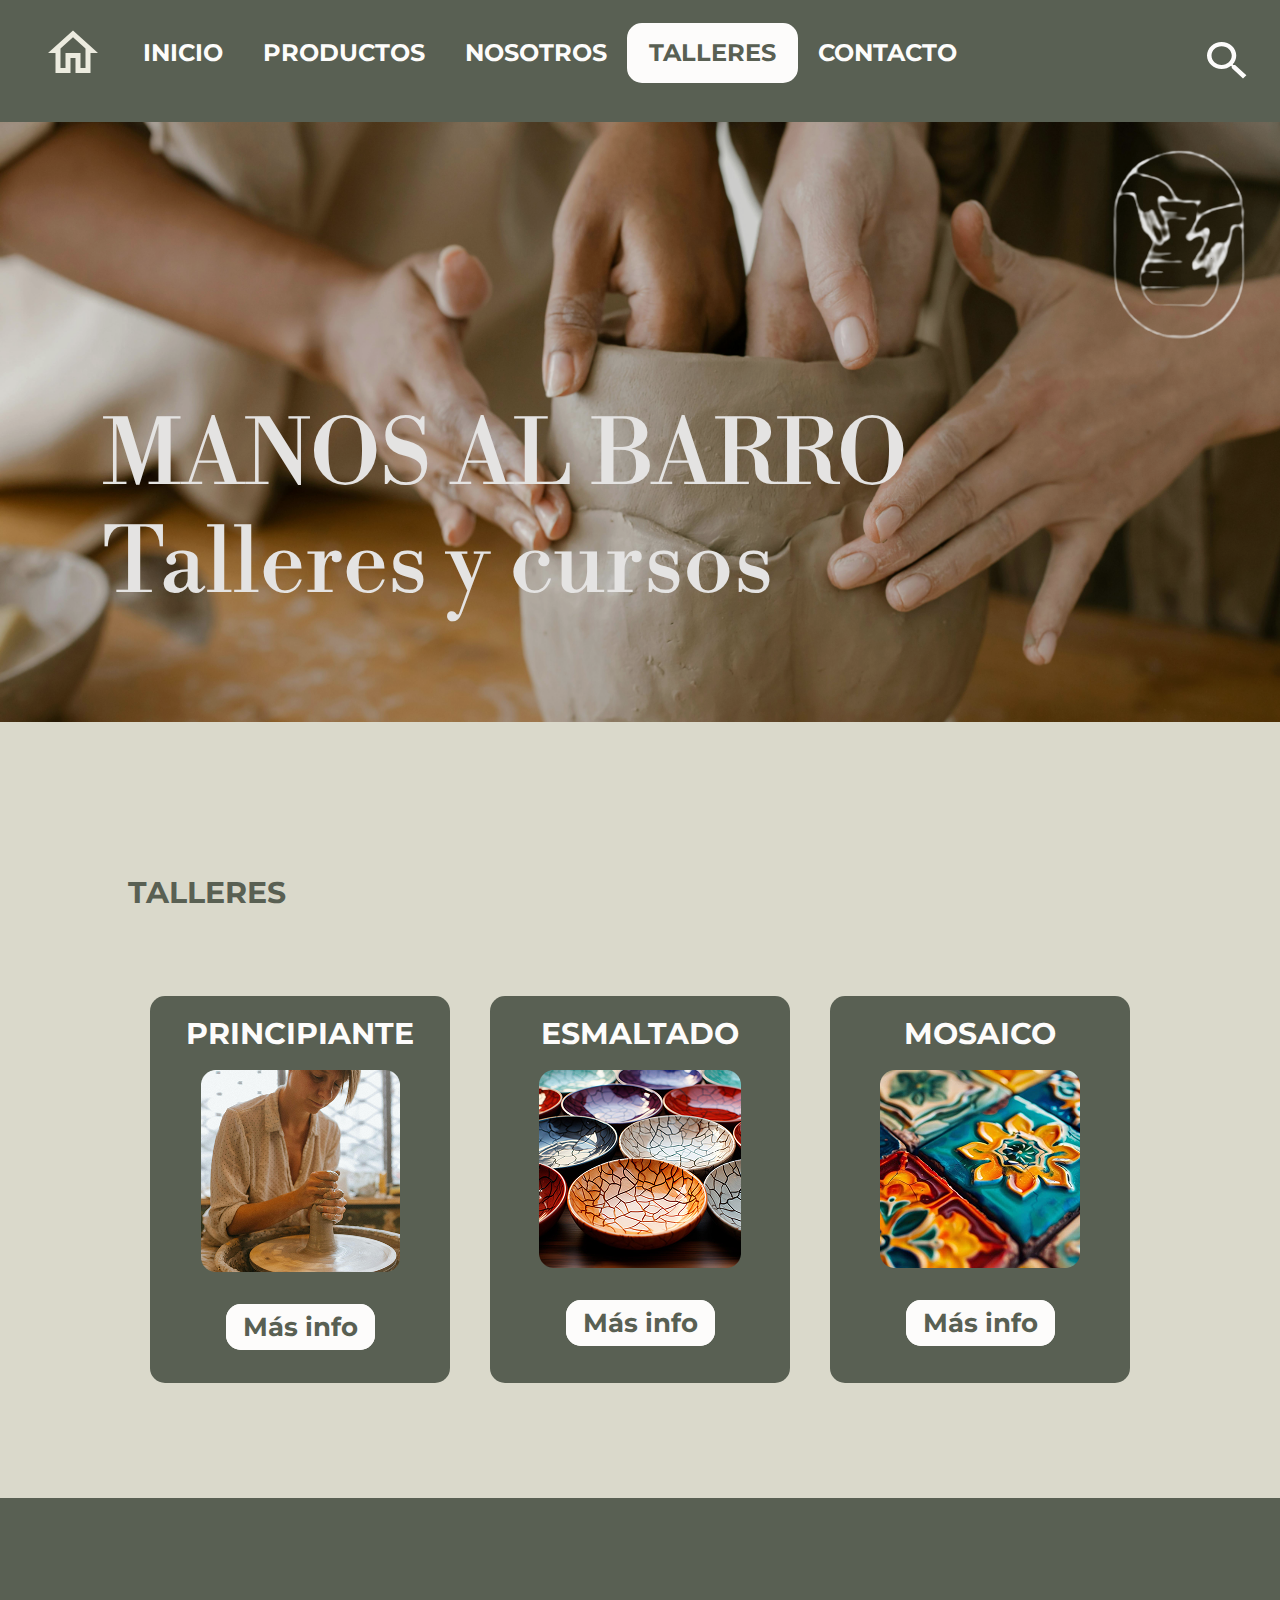
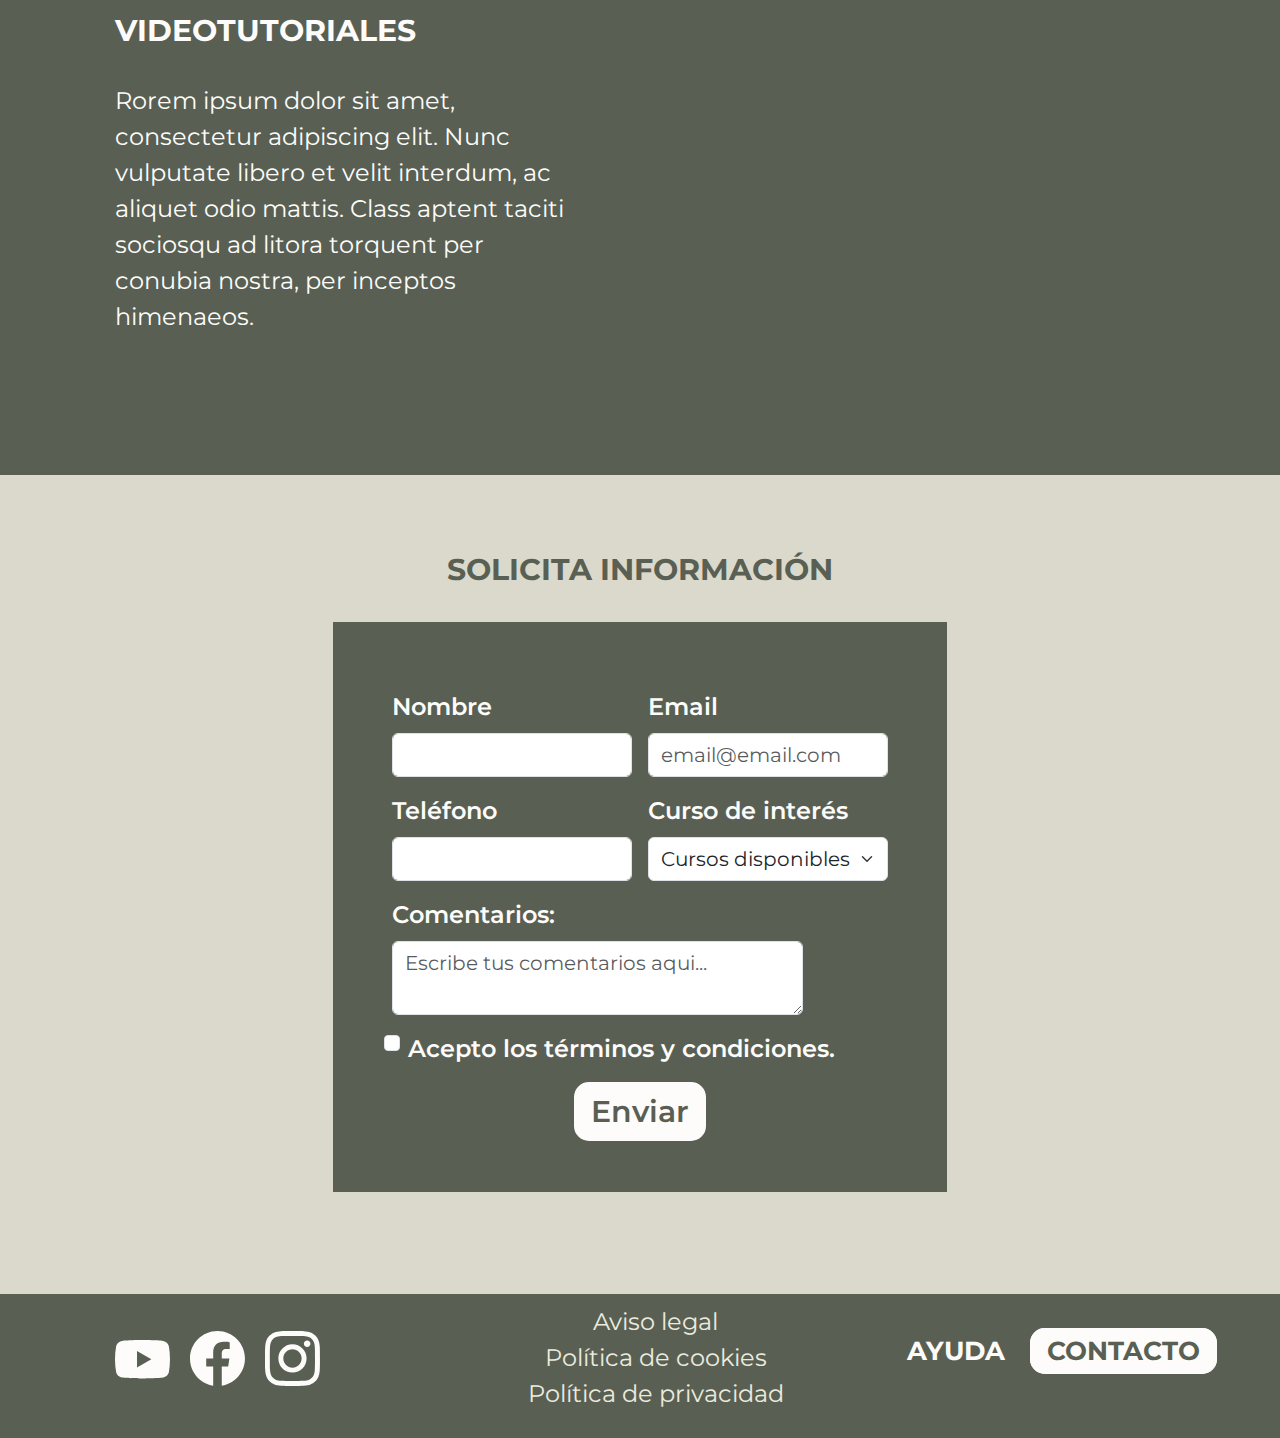
<file: talleres.html>
<!DOCTYPE html>
<html lang="es">

<head>
    <meta charset="UTF-8">
    <meta name="viewport" content="width=device-width, initial-scale=1.0">
    <title>Talleres de Manos al Barro</title>
    <!-- Bootstrap -->
    <link href="https://cdn.jsdelivr.net/npm/bootstrap@5.3.3/dist/css/bootstrap.min.css" rel="stylesheet"
        integrity="sha384-QWTKZyjpPEjISv5WaRU9OFeRpok6YctnYmDr5pNlyT2bRjXh0JMhjY6hW+ALEwIH" crossorigin="anonymous">

    <link rel="stylesheet" type="text/css" href="style.css">
    <!-- importo las fuentes de google fonts-->
    <link rel="preconnect" href="https://fonts.googleapis.com">
    <link rel="preconnect" href="https://fonts.gstatic.com" crossorigin>
    <link
        href="https://fonts.googleapis.com/css2?family=Libre+Bodoni:ital,wght@0,400..700;1,400..700&family=Montserrat:ital,wght@0,100..900;1,100..900&display=swap"
        rel="stylesheet">
</head>

<body>

    <header>

        <nav class="nav">
            <div class="menu-responsive"> <!-- Menu que solo se vera en tablet y movil -->
                <div class="menu-icon">
                    <a href="javascript:void(0);" onclick="myFunction()">
                        <svg width="64" height="64" viewBox="0 0 64 64" fill="none" xmlns="http://www.w3.org/2000/svg">
                            <path d="M11 19H53M11 32H53M11 45H53" stroke="#ECEBDF" stroke-width="6"
                                stroke-miterlimit="10" stroke-linecap="round" />
                        </svg>
                    </a>
                </div>

                <ul class="nav-bar" id="navBar">
                    <li class="home"> <a href="index.html" aria-label="Volver a la página inicio.">
                            <svg width="60" height="60" viewBox="0 0 87 87" fill="none"
                                xmlns="http://www.w3.org/2000/svg">
                                <path
                                    d="M43.5 20.6263L61.625 36.9387V65.25H54.375V43.5H32.625V65.25H25.375V36.9387L43.5 20.6263ZM43.5 10.875L7.25 43.5H18.125V72.5H39.875V50.75H47.125V72.5H68.875V43.5H79.75L43.5 10.875Z"
                                    fill="#ECEBDF" />
                            </svg>
                        </a></li>
                    <li><a href="index.html">INICIO</a></li>
                    <li><a href="productos.html">PRODUCTOS</a></li>
                    <li><a href="nosotros.html">NOSOTROS</a></li>
                    <li><a href="talleres.html" class="pag-activa generic">TALLERES</a></li>
                    <li><a href="talleres.html#contacto">CONTACTO</a></li>

                </ul>
            </div>
            <form class="search">

                <button type="submit" aria-label="Buscar">
                    <!-- copio el boton de figma en svg-->
                    <svg width="40" height="37" viewBox="0 0 40 37" fill="none" xmlns="http://www.w3.org/2000/svg">
                        <path
                            d="M14.625 0C18.5038 0 22.2237 1.42671 24.9664 3.96626C27.7092 6.50582 29.25 9.95019 29.25 13.5417C29.25 16.8958 27.9225 19.9792 25.74 22.3542L26.3475 22.9167H28.125L39.375 33.3333L36 36.4583L24.75 26.0417V24.3958L24.1425 23.8333C21.5775 25.8542 18.2475 27.0833 14.625 27.0833C10.7462 27.0833 7.02628 25.6566 4.28356 23.1171C1.54084 20.5775 0 17.1331 0 13.5417C0 9.95019 1.54084 6.50582 4.28356 3.96626C7.02628 1.42671 10.7462 0 14.625 0ZM14.625 4.16667C9 4.16667 4.5 8.33333 4.5 13.5417C4.5 18.75 9 22.9167 14.625 22.9167C20.25 22.9167 24.75 18.75 24.75 13.5417C24.75 8.33333 20.25 4.16667 14.625 4.16667Z"
                            fill="#FDFCFB" />
                    </svg>

                </button>
                <input type="text" placeholder="buscar..." class="generic" aria-label="texto a buscar">
            </form>
        </nav>

        <div class="header-content">

            <div class="titulo">
                <h1>MANOS AL BARRO <br> Talleres y cursos</h1>
            </div>
            <img src="img/logo2.png" class="logo" alt="Logo de Manos al Barro">


        </div>

    </header>

    <main>
        <section class="section2 sectTall">
            <div class="subsection2">
                <h2>TALLERES</h2>
            </div>
            <div class="cards-container">
                <div class="item">
                    <h2>PRINCIPIANTE</h2>
                    <img src="img/principiante.png" alt="Persona trabajando en torno">
                    <p><a href="talleres/principiante.html" class="generic">Más info</a></p>
                </div>
                <div class="item">
                    <h2>ESMALTADO</h2>
                    <img src="img/esmaltado.png" alt="Piezas esmaltadas">
                    <p><a href="talleres/esmaltado.html" class="generic">Más info</a></p>
                </div>
                <div class="item">
                    <h2>MOSAICO</h2>
                    <img src="img/mosaico.png" alt="Piezas de mosaico">
                    <p><a href="talleres/mosaico.html" class="generic">Más info</a></p>
                </div>
            </div>

        </section>

        <section class="section1 sectYou">
            <div class="subsection">
                <h2>VIDEOTUTORIALES</h2>
                <p>Rorem ipsum dolor sit amet, consectetur adipiscing elit. Nunc vulputate libero et velit interdum, ac
                    aliquet odio mattis. Class aptent taciti sociosqu ad litora torquent per conubia nostra, per
                    inceptos
                    himenaeos.</p>
            </div>

            <a href="https://youtu.be/YyMqXecm8NU" target="_blank" class="video"
                aria-label="tutorial del canal de Youtube">
                <iframe width="400" height="225" style="border-radius: 10px"
                    src="https://www.youtube.com/embed/YyMqXecm8NU" frameborder="0"
                    allow="accelerometer; autoplay; clipboard-write; encrypted-media; gyroscope; picture-in-picture"
                    allowfullscreen>
                </iframe>

            </a>
        </section>

        <section class="formulario" aria-labelledby="form-title">

            <div class="titleForm">
                <h2>SOLICITA INFORMACIÓN</h2>
            </div>

            <div>
                <form class="row g-3 form needs-validation" novalidate id="inscripcion"
                    aria-label="Formulario de solicitud de información.">
                    <div class="col-lg-6 col-md-12">
                        <label for="name" class="form-label">Nombre</label>
                        <input type="text" class="form-control" id="name" required aria-required="true">
                        <div class="invalid-feedback">Tienes que introducir un nombre.</div>
                    </div>
                    <div class="col-lg-6 col-md-12">
                        <label for="email" class="form-label">Email</label>
                        <input type="email" class="form-control" id="email" placeholder="email@email.com" required
                            aria-required="true" data-bs-toggle="popover" data-bs-placement="right"
                            data-bs-trigger="hover focus" data-bs-content="Si no tienes email pon vacio@vacio">
                        <div class="invalid-feedback">Tienes que introducir un email válido.</div>
                    </div>
                    <div class="col-lg-6 col-md-12">
                        <label for="phone" class="form-label">Teléfono</label>
                        <input type="text" class="form-control" id="phone" required aria-required="true"
                            data-bs-toggle="popover" data-bs-placement="left" data-bs-trigger="hover focus"
                            data-bs-content="Teléfono fijo o móvil.">
                        <div class="invalid-feedback">Tienes que introducir un teléfono.</div>
                    </div>
                    <div class="col-lg-6 col-md-12">
                        <label for="taller" class="form-label">Curso de interés</label>
                        <select class="form-select" required aria-required="true">
                            <option value="" selected disabled>Cursos disponibles</option>
                            <!-- selected disabled es para que no se pueda "seleccionar" esta opcion, que no sea válida -->
                            <option value="principiante">Principiante</option>
                            <option value="esmaltado">Esmaltado</option>
                            <option value="mosaico">Mosaico</option>
                            <option value="avanzado">Avanzado</option>
                        </select>
                    </div>
                    <div class="invalid-feedback">Selecciona el curso que te interesa.</div>
                    <div class=" col-md-10">
                        <label for="comentarios" class="form-label">Comentarios:</label>
                        <textarea class="form-control" placeholder="Escribe tus comentarios aqui..."
                            data-bs-toggle="popover" data-bs-placement="left" data-bs-trigger="hover focus"
                            data-bs-content="Cualquier duda, comentario, pregunta,..."></textarea>
                    </div>
                    <div class=" col-md-12 form-check">
                        <input class="form-check-input" type="checkbox" value="" id="flexCheckDefault" required
                            aria-required="true" data-bs-toggle="popover" data-bs-placement="bottom"
                            data-bs-trigger="hover focus" data-bs-content="Debes aceptar para poder enviar.">
                        <label class="form-check-label" for="flexCheckDefault">
                            Acepto los términos y condiciones.
                        </label>
                        <div class="invalid-feedback">Debes aceptar los términos</div>
                    </div>
                    <button type="submit" class="btn btn-primary generic" id="botonFormulario"
                        aria-label="Enviar formulario">Enviar</button>


                    <!-- Modal Bootstrap 5.3 https://getbootstrap.com/docs/5.3/components/modal/ -->

                    <div class="modal fade" id="exampleModal" tabindex="-1" aria-labelledby="confirmacionFormulario"
                        aria-hidden="true">
                        <div class="modal-dialog">
                            <div class="modal-content">
                                <div class="modal-header">
                                    <h1 class="modal-title fs-5" id="confirmacionFormulario">Confirmación de Envío</h1>
                                    <button type="button" class="btn-close" data-bs-dismiss="modal"
                                        aria-label="Close"></button>
                                </div>
                                <div class="modal-body">
                                    ¿Deseas enviar el formulario?
                                </div>
                                <div class="modal-footer">
                                    <button type="button" class="btn btn-secondary generic"
                                        data-bs-dismiss="modal">Cancelar</button>
                                    <button type="submit" id="confirmarEnvio"
                                        class="btn btn-primary generic">Enviar</button>
                                    <!-- cambio el tipo a submit para que se envie -->
                                </div>
                            </div>
                        </div>
                    </div>
                </form>
            </div>
        </section>

    </main>
    <footer>
        <div class="social-networks">
            <ul>
                <li><a href="https://www.youtube.com/@sararamosperez"
                        aria-label="acceso al canal de Youtube de la tienda"><svg width="55" height="39"
                            viewBox="0 0 55 39" fill="none" xmlns="http://www.w3.org/2000/svg">
                            <path
                                d="M53.8126 5.93105C53.494 4.78966 52.8864 3.74974 52.0485 2.91182C51.2106 2.07389 50.1707 1.46629 49.0293 1.14775C44.7454 3.29074e-05 27.5045 3.2497e-05 27.5045 3.2497e-05C27.5045 3.2497e-05 10.307 -0.0228756 5.97962 1.14775C4.83823 1.46629 3.79831 2.07389 2.96039 2.91182C2.12246 3.74974 1.51486 4.78966 1.19632 5.93105C0.38426 10.3169 -0.0160897 14.7691 0.000494806 19.2294C-0.0129545 23.673 0.387382 28.1081 1.19632 32.4774C1.51486 33.6188 2.12246 34.6587 2.96039 35.4967C3.79831 36.3346 4.83823 36.9422 5.97962 37.2607C10.2589 38.4107 27.5045 38.4107 27.5045 38.4107C27.5045 38.4107 44.6996 38.4107 49.0293 37.2607C50.1707 36.9422 51.2106 36.3346 52.0485 35.4967C52.8864 34.6587 53.494 33.6188 53.8126 32.4774C54.6046 28.1065 54.9881 23.6714 54.958 19.2294C54.9912 14.7706 54.6077 10.3185 53.8126 5.93105ZM22.0018 27.4559V10.9778L36.3517 19.2294L22.0018 27.4559Z"
                                fill="#FDFCFB" />
                        </svg>
                    </a></li>
                <li><a href="https://www.facebook.com" aria-label="acceso a la página Facebook de la tienda"><svg
                            width="55" height="55" viewBox="0 0 55 55" fill="none" xmlns="http://www.w3.org/2000/svg">
                            <path
                                d="M54.96 27.4801C54.96 12.3032 42.6569 0 27.4801 0C12.3032 0 0 12.3032 0 27.4801C0 41.1962 10.0491 52.5647 23.1863 54.6263V35.4236H16.2089V27.4801H23.1863V21.4259C23.1863 14.5387 27.2889 10.7344 33.5658 10.7344C36.5724 10.7344 39.7172 11.2711 39.7172 11.2711V18.0338H36.2522C32.8385 18.0338 31.7737 20.1521 31.7737 22.3252V27.4801H39.3952L38.1769 35.4236H31.7737V54.6263C44.9111 52.5647 54.96 41.1962 54.96 27.4801Z"
                                fill="#FDFCFB" />
                        </svg>
                    </a></li>
                <li><a href="https://www.instagram.com" aria-label="acceso a la página Instagram de la tienda."><svg
                            width="55" height="55" viewBox="0 0 55 55" fill="none" xmlns="http://www.w3.org/2000/svg">
                            <path
                                d="M27.48 0C20.0146 0 19.0826 0.03435 16.1514 0.16488C13.2247 0.30228 11.2324 0.76257 9.4806 1.4427C7.67379 2.14344 6.13949 3.08463 4.61206 4.61206C3.08463 6.13949 2.14115 7.6715 1.4427 9.4806C0.76257 11.2324 0.29999 13.2247 0.16488 16.1514C0.02748 19.0826 0 20.0146 0 27.48C0 34.9454 0.03435 35.8774 0.16488 38.8086C0.30228 41.733 0.76257 43.7276 1.4427 45.4794C2.14344 47.2839 3.08463 48.8205 4.61206 50.3479C6.13949 51.8731 7.6715 52.8189 9.4806 53.5173C11.2347 54.1951 13.227 54.66 16.1514 54.7951C19.0826 54.9325 20.0146 54.96 27.48 54.96C34.9454 54.96 35.8774 54.9256 38.8086 54.7951C41.733 54.6577 43.7276 54.1951 45.4794 53.5173C47.2839 52.8166 48.8205 51.8731 50.3479 50.3479C51.8731 48.8205 52.8189 47.2908 53.5173 45.4794C54.1951 43.7276 54.66 41.733 54.7951 38.8086C54.9325 35.8774 54.96 34.9454 54.96 27.48C54.96 20.0146 54.9256 19.0826 54.7951 16.1514C54.6577 13.227 54.1951 11.2302 53.5173 9.4806C52.8166 7.67379 51.8731 6.13949 50.3479 4.61206C48.8205 3.08463 47.2908 2.14115 45.4794 1.4427C43.7276 0.76257 41.733 0.29999 38.8086 0.16488C35.8774 0.02748 34.9454 0 27.48 0ZM27.48 4.9464C34.8149 4.9464 35.6897 4.98304 38.5865 5.10899C41.2658 5.23494 42.7199 5.6792 43.6863 6.05934C44.9733 6.55627 45.8847 7.15167 46.8511 8.11118C47.8106 9.07298 48.406 9.98669 48.9029 11.2737C49.2785 12.24 49.7273 13.6942 49.8487 16.3735C49.9792 19.2726 50.009 20.1428 50.009 27.48C50.009 34.8172 49.9747 35.6897 49.8396 38.5865C49.6999 41.2658 49.2533 42.7199 48.8755 43.6863C48.3625 44.9733 47.7786 45.8847 46.8168 46.8511C45.8573 47.8106 44.9298 48.406 43.6566 48.9029C42.6948 49.2785 41.2177 49.7273 38.5384 49.8487C35.6209 49.9792 34.7622 50.009 27.4113 50.009C20.0581 50.009 19.1994 49.9747 16.2842 49.8396C13.6026 49.6999 12.1255 49.2533 11.1637 48.8755C9.86074 48.3625 8.96535 47.7786 8.00584 46.8168C7.04175 45.8573 6.42574 44.9298 5.94484 43.6566C5.56699 42.6948 5.12273 41.2177 4.98304 38.5384C4.87999 35.653 4.84335 34.7622 4.84335 27.4456C4.84335 20.1268 4.87999 19.2337 4.98304 16.314C5.12273 13.6347 5.56699 12.1599 5.94484 11.1981C6.42574 9.8928 7.04175 8.9997 8.00584 8.03561C8.96535 7.0761 9.86074 6.4578 11.1637 5.97919C12.1255 5.59905 13.5705 5.1525 16.2498 5.0151C19.1696 4.91205 20.0283 4.8777 27.3769 4.8777L27.48 4.9464ZM27.48 13.369C19.6826 13.369 13.369 19.6894 13.369 27.48C13.369 35.2775 19.6894 41.591 27.48 41.591C35.2775 41.591 41.591 35.2706 41.591 27.48C41.591 19.6826 35.2706 13.369 27.48 13.369ZM27.48 36.64C22.4191 36.64 18.32 32.5409 18.32 27.48C18.32 22.4191 22.4191 18.32 27.48 18.32C32.5409 18.32 36.64 22.4191 36.64 27.48C36.64 32.5409 32.5409 36.64 27.48 36.64ZM45.4473 12.8125C45.4473 14.6331 43.968 16.1101 42.1497 16.1101C40.3292 16.1101 38.8521 14.6308 38.8521 12.8125C38.8521 10.9943 40.3315 9.51724 42.1497 9.51724C43.9657 9.51495 45.4473 10.9943 45.4473 12.8125Z"
                                fill="#FDFCFB" />
                        </svg>
                    </a></li>
            </ul>
        </div>
        <div class="legal-info">
            <ul>
                <li><a href=#>Aviso legal</a></li>
                <li><a href=#>Política de cookies</a></li>
                <li><a href=#>Política de privacidad</a></li>
            </ul>
        </div>

        <div class="footer-help">
            <p><a href="ayuda.html">AYUDA</a></p>
            <p><a href="talleres.html#contacto" class="generic">CONTACTO</a></p>

        </div>

    </footer>

    <script src="https://cdn.jsdelivr.net/npm/bootstrap@5.3.3/dist/js/bootstrap.bundle.min.js"></script>

    <script>

        //codigo adaptado de los apuntes
        function myFunction() {
            var x = document.getElementById("navBar");
            if (x.classList.contains("responsive")) {
                x.classList.remove("responsive");
            } else {
                x.classList.add("responsive");
            }
        }


        //documentacion de bootstrap, codigo para validacion
        (() => {
            'use strict'

            // Fetch all the forms we want to apply custom Bootstrap validation styles to
            const forms = document.querySelectorAll('.needs-validation')
            const modal = new bootstrap.Modal(document.getElementById('exampleModal'));


            // Loop over them and prevent submission

            Array.from(forms).forEach(form => {
                form.addEventListener('submit', event => {
                    if (!form.checkValidity()) {
                        event.preventDefault()
                        event.stopPropagation();
                    } else {     //añado el else en el que evita que se envie el formulario y se abre el modal
                        event.preventDefault();
                        modal.show();
                    }
                    form.classList.add('was-validated')
                }, false)
            })

            //añado el envio desde el boton del modal
            document.getElementById('confirmarEnvio').addEventListener("click", () => {
                inscripcion.submit();
            })
        })()

        //script para popovers

        const popoverTriggerList = document.querySelectorAll('[data-bs-toggle="popover"]')
        const popoverList = [...popoverTriggerList].map(popoverTriggerEl => new bootstrap.Popover(popoverTriggerEl))


    </script>
</body>

</html>
</file>
<file: style.css>
/*============================*/
/*ESTILOS GENERALES */
/*============================*/

body {
  font-family: "Montserrat", sans-serif;
}
* {
  margin: 0; /* resteo los margenes y paddings predeterminados */
  padding: 0;
}
p {
  font-size: 24px;
  margin-top: 2vw;
}
a {
  font-size: 26px;
  font-weight: 700;
  text-decoration: none;
}

h2 {
  font-size: 30px;
  font-weight: bold;
  color: #596053;
  display: inline-block; /*asi evito que ocupe todo el ancho */
}

h1 {
  font-size: 90px;
  font-family: "Libre Bodoni", serif;
  font-weight: 400;
  margin: 4vw;
}

li {
  list-style-type: none; /* le quito los estilos de lista */
}

/*============================*/
/* GENERICO, REUTILIZABLE*/
/*============================*/

.generic {
  border: 2px solid #fdfcfb;
  background-color: #fdfcfb;
  padding: 5px 15px;
  border-radius: 15px;
  height: auto;
  width: auto;
}
/*============================*/
/* CABECERA */
/*============================*/

header {
  background-color: #596053;
  color: #fdfcfb;
}

.nav {
  display: flex;
  justify-content: space-between; /*para colocar cada uno de los elementos en los extremos*/
  align-items: center; /*esto alinea los hijos en el centro verticalmente*/
  width: 100%;
  padding: 1vw;
  gap: 50px;
  box-sizing: border-box;
}

.menu-icon {
  /*menu que solo se vera en tablet y movil, sin funcionalidad */
  display: none;
}

.nav-bar {
  display: flex;
  padding: 0 10px;
  width: 100px;
  align-items: center;
}

.nav-bar a {
  color: #fdfcfb;
  display: flex;
  align-items: center;
  padding: 10px 20px;
}

.pag-activa {
  color: #596053 !important;
}

a:hover {
  color: #f7a07d !important;
}

a:hover svg path {
  fill: #f7a07d;
}
button:hover svg path {
  fill: #f7a07d;
}

.search button {
  background-color: #596053;
  border: none;
  margin-right: 20px;
  cursor: pointer;
}
.search input::placeholder {
  /* letra del recuadro de la busqueda */
  font-family: "Montserrat", sans-serif;
  font-size: 24px;
  height: 35px;
  width: 100px;
  text-align: center;
}
.search input.generic {
  height: 25px;
  width: 125px;
  margin-right: 4vw;
}

.header-content {
  display: flex;
  justify-content: space-between;
  background-image: url(img/header.jpg); /*con esto oscurezco un poco la foto*/
  background-size: cover;
  background-position: left;
  min-height: 600px;
  filter: brightness(0.9);
}

.titulo {
  align-self: self-end; /*lo centra en el contenedor padre, en el eje vertical*/
  margin: 4vw;
}

.logo {
  align-self: flex-start;
  margin-right: 2vw;
  margin-top: 2vw;
  width: 150px;
}

/*============================*/
/* SECCIONES */
/*============================*/

.section1 {
  display: flex;
  justify-content: flex-start;
  background-color: #dad9cb;
  padding: 40px;
  align-items: center;
}
.subsection {
  margin: 4vw;
  flex: 0 1 60%;
}
.subsection p {
  max-width: 70%;
  margin-bottom: 2vw;
}
.subsection2 {
  padding: 6vw 4vw;
}

.info-tall {
  display: flex;
  gap: 40px;
  width: 70%;
}

.section1 img {
  max-width: 100%;
  flex: 0 1 40%;
  margin-right: 40px;
  min-width: 190px;
}

.section1 a.generic {
  border: 2px solid #596053;
  background-color: #596053;
  align-self: center;
  color: #fdfcfb;
}

.section2 {
  padding: 2vw 2vw;
  background-color: #596053;
}

.section2 h2 {
  color: #596053;
}

.sectTall {
  padding: 6vw;
  background-color: #dad9cb;
}
.cards-container {
  display: flex;
  justify-content: center;
  max-width: 100%;
  flex-wrap: wrap;
  gap: 40px;
  margin-bottom: 3vw;
}
.item {
  display: flex;
  flex-direction: column; /* para colocar los elementos en columna no en fila */
  align-items: center; /*para centrar los elementos en la card*/
  text-align: center; /*con esto centro el texto en las cards*/
  width: 300px;
  padding: 20px 5px;
  flex: 0 1 300px;
  gap: 10px;
  background-color: #dad9cb;
  border-radius: 15px;
}

.section2 a.generic {
  border: 2px solid #596053;
  background-color: #596053;
  color: #fdfcfb;
}

.sectTall a.generic {
  border: 2px solid #fdfcfb;
  background-color: #fdfcfb;
  color: #596053;
}

.sectTall .item {
  background-color: #596053;
}

.sectTall .item h2 {
  color: #fdfcfb;
}

.section1 video {
  display: flex;
  max-width: 80%;
  flex: 0 1 40%;
  margin-right: 40px;
  min-width: 190px;
  border-radius: 15px;
}
.sectYou {
  display: flex;
  background-color: #596053;
  padding: 5vw;
}
.sectYou h2 {
  color: #fdfcfb;
}
.sectYou p {
  color: #fdfcfb;
}

/*============================*/
/* FORMULARIO DE PAGINA TALLERES */
/*============================*/

.formulario {
  padding: 6vw 10vw;
  background-color: #dad9cb;
  display: flex;
  flex-direction: column;
  justify-content: center;
  align-items: center;
}

.form {
  /* display: flex; */
  background-color: #596053;
  padding: 5%;
  width: 60%;
  min-width: 300px;
  margin: 2vw auto;
}

.form label {
  font-family: "Montserrat", sans-serif;
  font-weight: 600;
  font-size: 24px;
  color: #fdfcfb;
}

.btn:hover {
  color: #f7a07d;
  background-color: #fdfcfb;
  border-color: #fdfcfb;
}
.form-control:focus {
  border-color: #f7a07d;
  border-width: 2px;
  box-shadow: none;
}
.form-control {
  outline: none;
  font-family: "Montserrat", sans-serif;
  font-size: 20px;
}
.form-select {
  font-family: "Montserrat", sans-serif;
  font-size: 20px;
}

.form button {
  font-family: "Montserrat", sans-serif;
  font-size: 30px;
  font-weight: 600;
  color: #596053;
  cursor: pointer;
  display: block;
  margin: 1vw auto 0;
}
.form-check-input:checked {
  background-color: #f7a07d;
  border-color: #f7a07d;
  box-shadow: none;
}
.form-check-input:focus {
  box-shadow: none;
  border-color: #f7a07d;
  border-width: 3px;
}

.enviar:hover {
  color: #f7a07d !important;
}

.invalid-feedback {
  font-size: 18px;
  font-family: "Montserrat", sans-serif;
}

.form-control.is-valid,
.was-validated .form-control:valid {
  border-width: 4px;
}
.form-control.is-invalid,
.was-validated .form-control:invalid {
  border-width: 4px;
}

.form-select.is-invalid,
.was-validated .form-select:invalid {
  border-width: 3px; /* Grosor del borde */
}

.btn-primary {
  --bs-btn-hover-border-color: #f7a07d;
  --bs-btn-border-color: #f7a07d;
  --bs-btn-active-border-color: #f7a07d;
  --bs-btn-active-bg: #f7a07d;
}

/*============================*/
/* FOOTER */
/*============================*/
footer {
  display: flex;
  justify-content: space-between;
  align-items: center;
  background-color: #596053;
  padding: 10px;
}

.social-networks {
  display: flex;
  flex: 1;
  max-width: 33%;
  justify-content: center; /*los centra horizontalmente en su contenedor*/
}

.social-networks ul {
  display: flex;
  gap: 20px;
  padding: 20px;
  align-items: center; /*los centra verticalmente*/
}

.legal-info {
  display: flex;
  flex: 1.5;
  max-width: 33%;
  justify-content: center;
  text-align: center;
}
.legal-info a {
  font-size: 24px;
  font-family: "Montserrat";
  font-weight: 400;
  color: #ecebdf;
  margin-top: 20px;
}
.footer-help {
  display: flex;
  flex: 1;
  max-width: 33%;
  justify-content: center;
  gap: 2vw;
  align-items: center;
  margin-bottom: 40px;
}
.footer-help a {
  color: #fdfcfb;
}
.footer-help a.generic {
  color: #596053;
}

/*============================*/
/* ESTILOS PARA EL MODAL */
/*============================*/

.modal .generic {
  border: 2px solid #596053;
  background-color: #596053;
  align-self: center;
  color: #fdfcfb;
}
.modal {
  font-family: "Montserrat", sans-serif;
  font-size: 20px;
  color: #596053;
  font-weight: 600;
}
.modal-header {
  background-color: #596053;
  color: #ecebdf;
  padding: 10px 20px;
}
.modal-header h1 {
  font-family: "Montserrat", sans-serif;
  font-size: 24px !important;
  margin: 1vw;
}
.modal button:hover {
  color: #f7a07d;
}

/*============================*/
/* ESTILOS PARA EL CARRUSEL */
/*============================*/
.card {
  align-items: center;
  padding: 10px 0px;
  background-color: #ecebdf;
  max-width: 300px;
  min-width: 200px;
  margin: 0px;
}
.carousel-control-prev,
.carousel-control-next {
  top: -50px;
  bottom: auto;
  color: #fdfcfb;
}
.carousel-control-prev:hover,
.carousel-control-next:hover {
  color: #f7a07d;
}
.col-md-4 {
  max-width: 300px; /* limito el ancho de las columnas porque en pantalla grande seguia sin verse centrado */
}
.card h4 {
  color: #596053;
  font-size: 24px;
  font-weight: bold;
}

/*============================*/
/* MEDIA QUERY PARA ESCRITORIOS PEQUEÑOS */
/*============================*/

@media only screen and (min-width: 1025px) and (max-width: 1380px) {
  .nav-bar a {
    font-size: 24px;
  }
  .search input {
    display: none;
  }
  /*   .form {
    min-width: 60%;
  }  */
}

/*============================*/
/* MEDIA QUERY PARA TABLETS */
/*============================*/

@media only screen and (max-width: 1024px) and (min-width: 766px) {
  h1 {
    font-size: 60px;
  }
  .header-content {
    min-height: 500px;
  }

  .logo {
    width: 120px;
  }

  .nav {
    flex-direction: column;
    align-items: center;
    position: relative;
    width: 100%;
    padding: 1vw;
    gap: 50px;
  }

  .nav-bar {
    flex-direction: column;
    align-items: center;
  }

  .search {
    position: absolute;
    right: 20px;
    top: 20px;
  }
  .home {
    position: absolute;
    left: 20px;
  }

  .search input {
    display: none; /* Oculto el input de la barra de la navegacion*/
  }

  .item {
    flex: 1 1 calc(50% - 20px); /*aqui especifico 2 cards por fila */
    max-width: 300px;
    /*   max-width: 45%; */
  }
  iframe {
    width: 300px;
    height: auto;
  }
  /*   .form {
    min-width: 60%;
  } */
  .footer-help {
    display: flex;
    flex-direction: column;
    justify-content: center;
    align-items: center;
    gap: 5px;
  }
}

/*============================*/
/* MEDIA QUERY PARA MOVILES */
/*============================*/

@media only screen and (max-width: 767px) {
  p {
    font-size: 18px;
  }
  h1 {
    font-size: 40px;
  }

  .nav-bar a {
    padding: 0px 10px;
  }
  /* Oculta la barra de navegacion excepto el boton con clase home*/
  .nav-bar li:not(.home) {
    display: none;
  }
  /* Muestra la barra al hacer click, porque tiene la clase .responsive */
  .nav-bar.responsive li:not(.home) {
    display: block;
    text-align: left;
    margin-top: 10px;
    margin-left: 10px;
  }
  /* La página activa tiene mas margen para quedar alineado*/
  .nav-bar.responsive .pag-activa {
    margin-left: 20px;
  }
  .search input {
    display: none;
  }

  /* Menu hamburguesa que esta oculto en version escritorio y tablet  */
  .menu-icon {
    float: right;
    display: block;
    position: absolute;
    top: 10px;
    left: 120px;
  }

  .nav-bar {
    display: flex;
    justify-content: center;
  }

  .nav-bar.responsive {
    flex-direction: column;
    align-items: flex-start;
    position: relative;
  }
  .nav-bar.responsive li {
    float: none;
    display: block;
    text-align: left;
  }
  /* Coloco a mano la barra de navegacion para que este fija */
  .search {
    position: absolute;
    top: 20px;
    right: 20px;
  }

  .header-content {
    background-position: center;
    height: 300px;
  }
  .logo {
    width: 100px;
  }
  .section1 {
    flex-direction: column; /*para poner todo en vertical*/
    justify-content: center;
  }
  .section1 picture {
    order: -1; /*Asi pongo la imagen en orden por encima del resto de elementos*/
  }
  .info-tall {
    flex-direction: column;
  }
  .item {
    flex: 1 1 100%; /*para que solo aparezca una card en cada fila*/
    max-width: 80%;
  }
  .video {
    display: flex;
    width: 300px;
    justify-content: center;
  }
  .sectYou {
    flex-direction: column;
    align-items: center;
  }
  iframe {
    width: 250px;
    height: auto;
  }

  footer {
    flex-direction: column;
    gap: 20px;
  }
  .footer-help {
    flex-direction: column;
    order: -1;
  }
  .legal-info {
    max-width: 80%; /*cambio el tamaño porque estaba a 33 del modo escritorio */
  }
  .social-networks {
    order: 1;
  }
}
</file>
